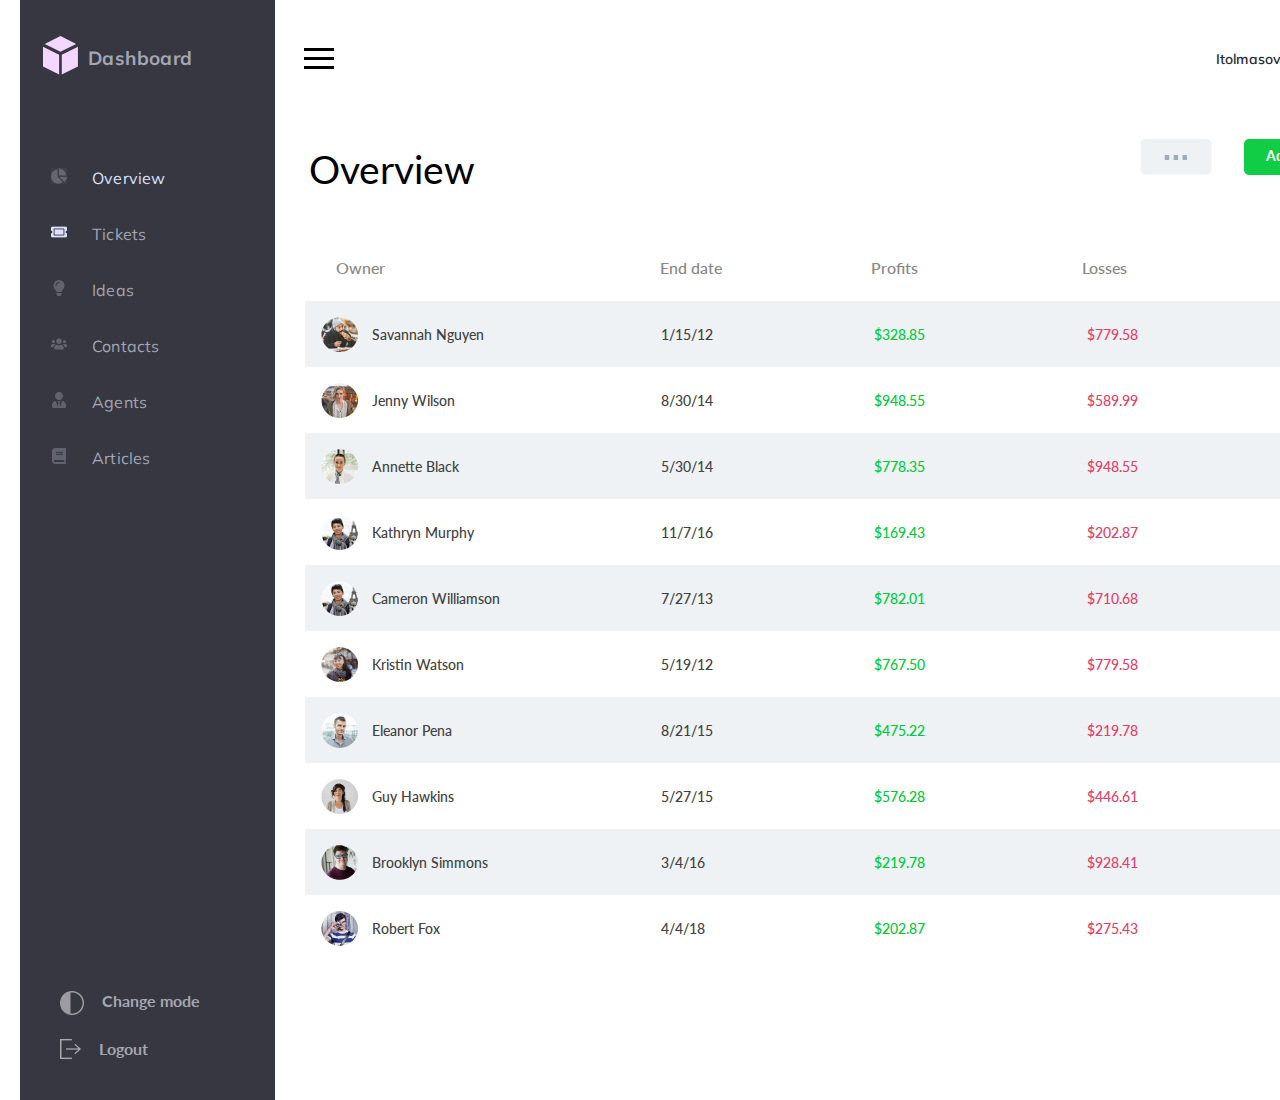
<file: index.html>
<!DOCTYPE html>
<html lang="en">
  <head>
    <meta charset="UTF-8" />
    <meta name="viewport" content="width=device-width, initial-scale=1.0" />
    <title>frontend developer</title>
    <link rel="stylesheet" href="./css/style.css" />
    <link
      rel="stylesheet"
      type="text/css"
      href="//fonts.googleapis.com/css?family=Lato"
    />

    <link rel="preconnect" href="https://fonts.googleapis.com" />
    <link rel="preconnect" href="https://fonts.gstatic.com" crossorigin />
    <link
      href="https://fonts.googleapis.com/css2?family=Mulish&family=Orbitron&family=Roboto&family=Roboto+Slab&display=swap"
      rel="stylesheet"
    />
  </head>
  <body>
    <section>
      <div class="container">
        <div class="hero-content">
          <div class="sidebar">
            <div class="sedibar-content">
              <div class="main-menu">
                <div iv class="dashboard">
                  <a href="#"><img src="./images/Logo.svg" alt="logo" /></a>
                  <div class="header-text">Dashboard</div>
                </div>

                <a href="#" class="small-menu1">
                  <img src="./images/overview.svg" alt="overview" />
                  <div class="small-menu-text1">Overview</div>
                </a>

                <a href="./index2.html" class="small-menu">
                  <img src="./images/tickets.png" alt="tickets" />
                  <div class="small-menu-text2">Tickets</div>
                </a>

                <a href="#" class="small-menu">
                  <img src="./images/lampochka.png" alt="idea" />
                  <div class="small-menu-text3">Ideas</div>
                </a>

                <a href="#" class="small-menu">
                  <img src="./images/contacts.png" alt="contacts" />
                  <div class="small-menu-text4">Contacts</div>
                </a>

                <a href="#" class="small-menu">
                  <img src="./images/agents.png" alt="agents" />
                  <div class="small-menu-text5">Agents</div>
                </a>

                <a href="#" class="small-menu">
                  <img src="./images/articles.png" alt="articles" />
                  <div class="small-menu-text6">Articles</div>
                </a>
                <div class="dilshod">
                  <a href="#" class="small-menu7">
                    <img src="./images/kun-tun.png" alt="kun-tun" />
                    <div class="menu-content-text7">Change mode</div>
                  </a>

                  <a href="#" class="small-menu8">
                    <img src="./images/exit.png" alt="exit" />
                    <div class="menu-content-text8">Logout</div>
                  </a>
                </div>
              </div>
            </div>
          </div>

          <div class="main-menu-about">
            <div class="navbar">
              <div class="menu-btn">
                <div></div>
                <div></div>
                <div></div>
              </div>
              <div class="author">
                <p>Itolmasov Dilshod</p>
                <img src="./images/dld.jpg" alt="Dilshodbek" />
              </div>
            </div>

            <div class="head">
              <div class="over">Overview</div>
              <div class="addition">
                <img src="./images/yana.svg" alt="kuproq" />
                <a href="#">Add</a>
              </div>
            </div>

            <table>
              <thead class="title">
                <tr>
                  <th class="owner">Owner</th>
                </tr>
                <tr>
                  <th class="end-date">End date</th>
                </tr>
                <tr>
                  <th class="profits">Profits</th>
                </tr>
                <tr>
                  <th class="losses1">Losses</th>
                </tr>
                <tr>
                  <th class="number">Phone</th>
                </tr>
              </thead>

              <tbody class="person-1">
                <tr>
                  <td class="name">
                    <img src="./images/Ellipse 1.png" alt="people1" />
                    <p>Savannah Nguyen</p>
                  </td>
                </tr>
                <tr>
                  <td class="date">1/15/12</td>
                </tr>
                <tr>
                  <td class="money">$328.85</td>
                </tr>
                <tr>
                  <td class="losses">$779.58</td>
                </tr>
                <tr>
                  <td class="phone">(603) 555-0123</td>
                </tr>
              </tbody>

              <tbody class="person-1">
                <tr>
                  <td class="name">
                    <img src="./images/Ellipse 2.png" alt="people1" />
                    <p>Jenny Wilson</p>
                  </td>
                </tr>
                <tr>
                  <td class="date">8/30/14</td>
                </tr>
                <tr>
                  <td class="money">$948.55</td>
                </tr>
                <tr>
                  <td class="losses">$589.99</td>
                </tr>
                <tr>
                  <td class="phone">(629) 555-0129</td>
                </tr>
              </tbody>

              <tbody class="person-1">
                <tr>
                  <td class="name">
                    <img src="./images/Ellipse 3.png" alt="people1" />
                    <p>Annette Black</p>
                  </td>
                </tr>
                <tr>
                  <td class="date">5/30/14</td>
                </tr>
                <tr>
                  <td class="money">$778.35</td>
                </tr>
                <tr>
                  <td class="losses">$948.55</td>
                </tr>
                <tr>
                  <td class="phone">(308) 555-0121</td>
                </tr>
              </tbody>

              <tbody class="person-1">
                <tr>
                  <td class="name">
                    <img src="./images/Ellipse 4.png" alt="people1" />
                    <p>Kathryn Murphy</p>
                  </td>
                </tr>
                <tr>
                  <td class="date">11/7/16</td>
                </tr>
                <tr>
                  <td class="money">$169.43</td>
                </tr>
                <tr>
                  <td class="losses">$202.87</td>
                </tr>
                <tr>
                  <td class="phone">(302) 555-0107</td>
                </tr>
              </tbody>

              <tbody class="person-1">
                <tr>
                  <td class="name">
                    <img src="./images/Ellipse 5.png" alt="people1" />
                    <p>Cameron Williamson</p>
                  </td>
                </tr>
                <tr>
                  <td class="date">7/27/13</td>
                </tr>
                <tr>
                  <td class="money">$782.01</td>
                </tr>
                <tr>
                  <td class="losses">$710.68</td>
                </tr>
                <tr>
                  <td class="phone">(303) 555-0105</td>
                </tr>
              </tbody>

              <tbody class="person-1">
                <tr>
                  <td class="name">
                    <img src="./images/Ellipse 6.png" alt="people1" />
                    <p>Kristin Watson</p>
                  </td>
                </tr>
                <tr>
                  <td class="date">5/19/12</td>
                </tr>
                <tr>
                  <td class="money">$767.50</td>
                </tr>
                <tr>
                  <td class="losses">$779.58</td>
                </tr>
                <tr>
                  <td class="phone">(225) 555-0118</td>
                </tr>
              </tbody>

              <tbody class="person-1">
                <tr>
                  <td class="name">
                    <img src="./images/Ellipse 7.png" alt="people1" />
                    <p>Eleanor Pena</p>
                  </td>
                </tr>
                <tr>
                  <td class="date">8/21/15</td>
                </tr>
                <tr>
                  <td class="money">$475.22</td>
                </tr>
                <tr>
                  <td class="losses">$219.78</td>
                </tr>
                <tr>
                  <td class="phone">(205) 555-0100</td>
                </tr>
              </tbody>

              <tbody class="person-1">
                <tr>
                  <td class="name">
                    <img src="./images/Ellipse 8.png" alt="people1" />
                    <p>Guy Hawkins</p>
                  </td>
                </tr>
                <tr>
                  <td class="date">5/27/15</td>
                </tr>
                <tr>
                  <td class="money">$576.28</td>
                </tr>
                <tr>
                  <td class="losses">$446.61</td>
                </tr>
                <tr>
                  <td class="phone">(207) 555-0119</td>
                </tr>
              </tbody>

              <tbody class="person-1">
                <tr>
                  <td class="name">
                    <img src="./images/Ellipse 9.png" alt="people1" />
                    <p>Brooklyn Simmons</p>
                  </td>
                </tr>
                <tr>
                  <td class="date">3/4/16</td>
                </tr>
                <tr>
                  <td class="money">$219.78</td>
                </tr>
                <tr>
                  <td class="losses">$928.41</td>
                </tr>
                <tr>
                  <td class="phone">(201) 555-0124</td>
                </tr>
              </tbody>

              <tbody class="person-1">
                <tr>
                  <td class="name">
                    <img src="./images/Ellipse 10.png" alt="people1" />
                    <p>Robert Fox</p>
                  </td>
                </tr>
                <tr>
                  <td class="date">4/4/18</td>
                </tr>
                <tr>
                  <td class="money">$202.87</td>
                </tr>
                <tr>
                  <td class="losses">$275.43</td>
                </tr>
                <tr>
                  <td class="phone">(684) 555-0102</td>
                </tr>
              </tbody>
            </table>
          </div>
        </div>
      </div>
    </section>
  </body>
</html>
</file>
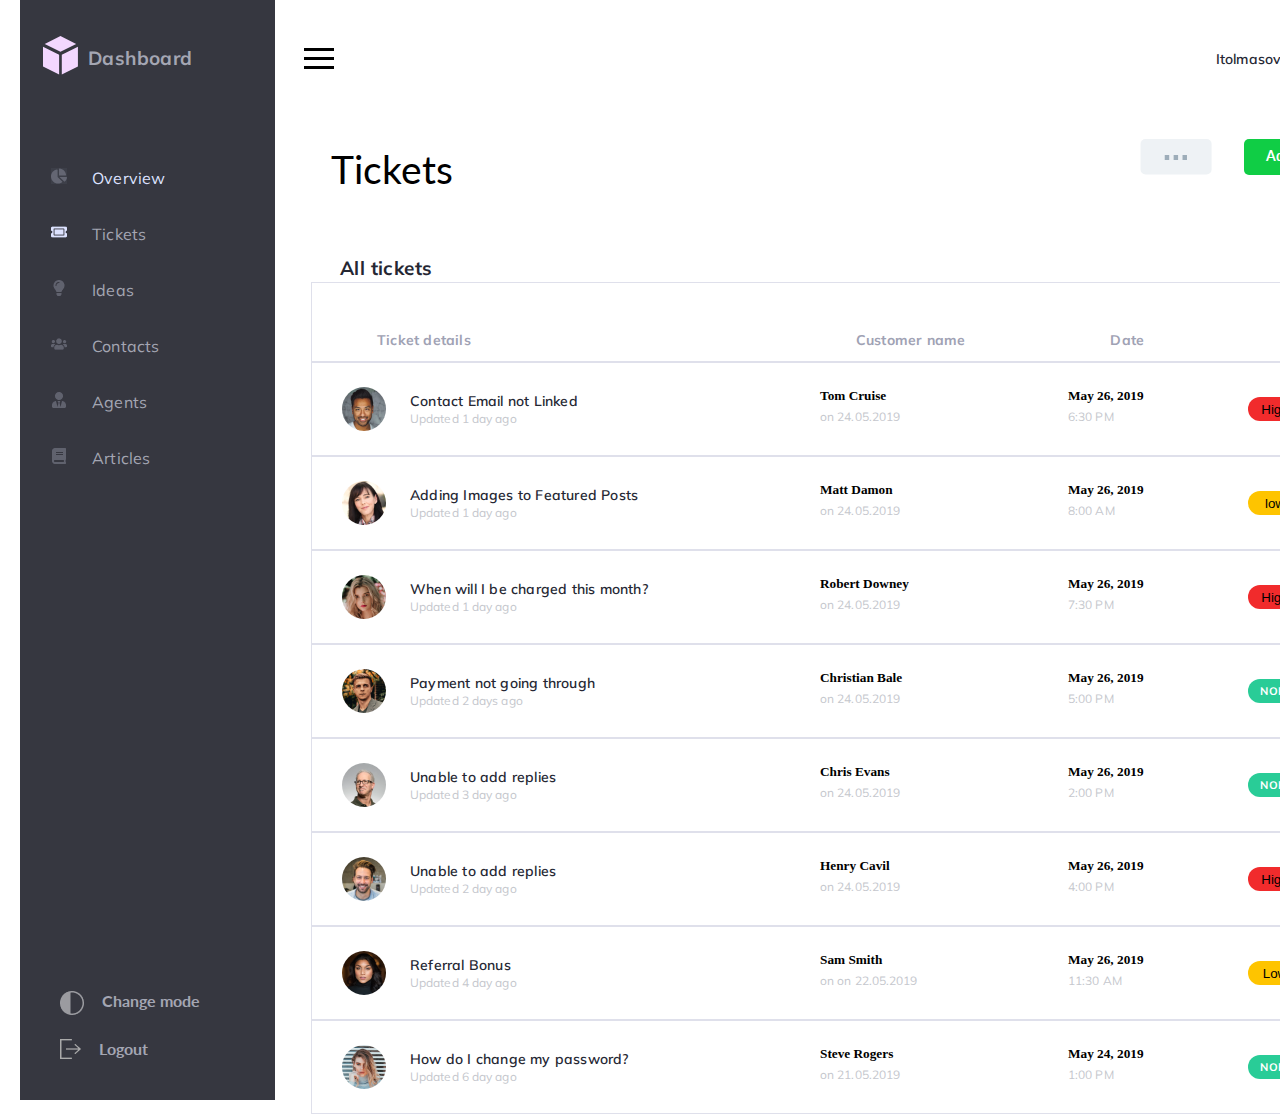
<file: index2.html>
<!DOCTYPE html>
<html lang="en">
  <head>
    <meta charset="UTF-8" />
    <meta name="viewport" content="width=device-width, initial-scale=1.0" />
    <title>frontend developer</title>
    <link rel="stylesheet" href="./css/style.css" />
    <link
      rel="stylesheet"
      type="text/css"
      href="//fonts.googleapis.com/css?family=Lato"
    />

    <link rel="preconnect" href="https://fonts.googleapis.com" />
    <link rel="preconnect" href="https://fonts.gstatic.com" crossorigin />
    <link
      href="https://fonts.googleapis.com/css2?family=Mulish&family=Orbitron&family=Roboto&family=Roboto+Slab&display=swap"
      rel="stylesheet"
    />
  </head>
  <body>
    <section>
      <div class="container">
        <div class="hero-content">
          <div class="sidebar">
            <div class="sedibar-content">
              <div class="main-menu">
                <div iv class="dashboard">
                  <a href="#"><img src="./images/Logo.svg" alt="logo" /></a>
                  <div class="header-text">Dashboard</div>
                </div>

                <a href="./index.html" class="small-menu1">
                  <img src="./images/overview.svg" alt="overview" />
                  <div class="small-menu-text1">Overview</div>
                </a>

                <a href="./index2.html" class="small-menu">
                  <img src="./images/tickets.png" alt="tickets" />
                  <div class="small-menu-text2">Tickets</div>
                </a>

                <a href="#" class="small-menu">
                  <img src="./images/lampochka.png" alt="idea" />
                  <div class="small-menu-text3">Ideas</div>
                </a>

                <a href="#" class="small-menu">
                  <img src="./images/contacts.png" alt="contacts" />
                  <div class="small-menu-text4">Contacts</div>
                </a>

                <a href="#" class="small-menu">
                  <img src="./images/agents.png" alt="agents" />
                  <div class="small-menu-text5">Agents</div>
                </a>

                <a href="#" class="small-menu">
                  <img src="./images/articles.png" alt="articles" />
                  <div class="small-menu-text6">Articles</div>
                </a>
                <div class="dilshod">
                  <a href="#" class="small-menu7">
                    <img src="./images/kun-tun.png" alt="kun-tun" />
                    <div class="menu-content-text7">Change mode</div>
                  </a>

                  <a href="./index.html" class="small-menu8">
                    <img src="./images/exit.png" alt="exit" />
                    <div class="menu-content-text8">Logout</div>
                  </a>
                </div>
              </div>
            </div>
          </div>

          <div class="main-menu-about">
            <div class="navbar">
              <div class="menu-btn">
                <div></div>
                <div></div>
                <div></div>
              </div>
              <div class="author">
                <p>Itolmasov Dilshod</p>
                <img src="./images/dld.jpg" alt="Dilshodbek" />
              </div>
            </div>

            <div class="head">
              <div class="over">Tickets</div>
              <div class="addition">
                <img src="./images/yana.svg" alt="kuproq" />
                <a href="#">Add</a>
              </div>
            </div>

            <table>
              <p class="all">All tickets</p>
              <thead class="head2">
                <tr class="title2">
                  <th class="details">Ticket details</th>
                  <th class="customer">Customer name</th>
                  <th class="date2">Date</th>
                  <th class="priority">Priority</th>
                </tr>
              </thead>

              <tbody class="about-table2">
                <tr class="table-2">
                  <td class="ticket-about">
                    <img src="./images/people1.png" alt="people1" />
                    <div class="text">
                      <h5>Contact Email not Linked</h5>
                      <p>Updated 1 day ago</p>
                    </div>
                  </td>

                  <td class="tom-cruesi">
                    <h5>Tom Cruise</h5>
                    <p class="cruesi">on 24.05.2019</p>
                  </td>

                  <td class="customer-gclock">
                    <h5>May 26, 2019</h5>
                    <p class="gclock">6:30 PM</p>
                  </td>
                  <td><button class="btn1">High</button></td>
                  <td>
                    <img src="./images/3ta-nuqta.png" alt="more" class="more" />
                  </td>
                </tr>
              </tbody>

              <tbody class="about-table2">
                <tr class="table-2">
                  <td class="ticket-about">
                    <img src="./images/woman2.png" alt="people1" />
                    <div class="text">
                      <h5>Adding Images to Featured Posts</h5>
                      <p>Updated 1 day ago</p>
                    </div>
                  </td>

                  <td class="tom-cruesi">
                    <h5>Matt Damon</h5>
                    <p class="cruesi">on 24.05.2019</p>
                  </td>

                  <td class="customer-gclock">
                    <h5>May 26, 2019</h5>
                    <p class="gclock">8:00 AM</p>
                  </td>
                  <td><button class="btn2">low</button></td>
                  <td>
                    <img src="./images/3ta-nuqta.png" alt="more" class="more" />
                  </td>
                </tr>
              </tbody>

              <tbody class="about-table2">
                <tr class="table-2">
                  <td class="ticket-about">
                    <img src="./images/woman3.png" alt="people1" />
                    <div class="text">
                      <h5>When will I be charged this month?</h5>
                      <p>Updated 1 day ago</p>
                    </div>
                  </td>

                  <td class="tom-cruesi">
                    <h5>Robert Downey</h5>
                    <p class="cruesi">on 24.05.2019</p>
                  </td>

                  <td class="customer-gclock">
                    <h5>May 26, 2019</h5>
                    <p class="gclock">7:30 PM</p>
                  </td>
                  <td><button class="btn1">High</button></td>
                  <td>
                    <img src="./images/3ta-nuqta.png" alt="more" class="more" />
                  </td>
                </tr>
              </tbody>

              <tbody class="about-table2">
                <tr class="table-2">
                  <td class="ticket-about">
                    <img src="./images/man4.png" alt="people1" />
                    <div class="text">
                      <h5>Payment not going through</h5>
                      <p>Updated 2 days ago</p>
                    </div>
                  </td>

                  <td class="tom-cruesi">
                    <h5>Christian Bale</h5>
                    <p class="cruesi">on 24.05.2019</p>
                  </td>

                  <td class="customer-gclock">
                    <h5>May 26, 2019</h5>
                    <p class="gclock">5:00 PM</p>
                  </td>
                  <td><button class="btn3">Normal</button></td>
                  <td>
                    <img src="./images/3ta-nuqta.png" alt="more" class="more" />
                  </td>
                </tr>
              </tbody>

              <tbody class="about-table2">
                <tr class="table-2">
                  <td class="ticket-about">
                    <img src="./images/people6.png" alt="people1" />
                    <div class="text">
                      <h5>Unable to add replies</h5>
                      <p>Updated 3 day ago</p>
                    </div>
                  </td>

                  <td class="tom-cruesi">
                    <h5>Chris Evans</h5>
                    <p class="cruesi">on 24.05.2019</p>
                  </td>

                  <td class="customer-gclock">
                    <h5>May 26, 2019</h5>
                    <p class="gclock">2:00 PM</p>
                  </td>
                  <td><button class="btn3">Normal</button></td>
                  <td>
                    <img src="./images/3ta-nuqta.png" alt="more" class="more" />
                  </td>
                </tr>
              </tbody>

              <tbody class="about-table2">
                <tr class="table-2">
                  <td class="ticket-about">
                    <img src="./images/people-5.png" alt="people1" />
                    <div class="text">
                      <h5>Unable to add replies</h5>
                      <p>Updated 2 day ago</p>
                    </div>
                  </td>

                  <td class="tom-cruesi">
                    <h5>Henry Cavil</h5>
                    <p class="cruesi">on 24.05.2019</p>
                  </td>

                  <td class="customer-gclock">
                    <h5>May 26, 2019</h5>
                    <p class="gclock">4:00 PM</p>
                  </td>
                  <td><button class="btn1">High</button></td>
                  <td>
                    <img src="./images/3ta-nuqta.png" alt="more" class="more" />
                  </td>
                </tr>
              </tbody>

              <tbody class="about-table2">
                <tr class="table-2">
                  <td class="ticket-about">
                    <img src="./images/people7.png" alt="people1" />
                    <div class="text">
                      <h5>Referral Bonus</h5>
                      <p>Updated 4 day ago</p>
                    </div>
                  </td>

                  <td class="tom-cruesi">
                    <h5>Sam Smith</h5>
                    <p class="cruesi">on on 22.05.2019</p>
                  </td>

                  <td class="customer-gclock">
                    <h5>May 26, 2019</h5>
                    <p class="gclock">11:30 AM</p>
                  </td>
                  <td><button class="btn2">Low</button></td>
                  <td>
                    <img src="./images/3ta-nuqta.png" alt="more" class="more" />
                  </td>
                </tr>
              </tbody>

              <tbody class="about-table2">
                <tr class="table-2">
                  <td class="ticket-about">
                    <img src="./images/people-8.png" alt="people1" />
                    <div class="text">
                      <h5>How do I change my password?</h5>
                      <p>Updated 6 day ago</p>
                    </div>
                  </td>

                  <td class="tom-cruesi">
                    <h5>Steve Rogers</h5>
                    <p class="cruesi">on 21.05.2019</p>
                  </td>

                  <td class="customer-gclock">
                    <h5>May 24, 2019</h5>
                    <p class="gclock">1:00 PM</p>
                  </td>
                  <td><button class="btn3">Normal</button></td>
                  <td>
                    <img src="./images/3ta-nuqta.png" alt="more" class="more" />
                  </td>
                </tr>
              </tbody>
            </table>
          </div>
        </div>
      </div>
    </section>
  </body>
</html>
</file>
<file: css/style.css>
* {
  padding: 0;
  margin: 0;
  box-sizing: border-box;
}

.container {
  padding: 0 20px;
  margin: 0 auto;
  max-width: 1440px;
}

.dark {
  background-color: black;
}

.dark * {
  color: white !important;
}

a {
  text-decoration-line: none;
}

.hero-content {
  display: flex;
}

.main-menu {
  width: 255px;
  height: 1100px;
  background-color: #363740;
}

.dashboard {
  display: flex;
  align-items: center;
  gap: 10px;
  padding: 36px 74px 0 23px;
  margin-bottom: 71px;
}

.menu-btn div {
  width: 30px;
  height: 3px;
  background-color: black;
  margin: 6px 0;
}

.menu-btn {
  align-items: center;
  margin-left: 29px;
  cursor: pointer;
}

.header-text {
  width: 105px;
  color: var(--sidebar-gray, #a4a6b3);
  font-family: Mulish;
  font-size: 19px;
  font-style: normal;
  font-weight: 700;
  line-height: normal;
  letter-spacing: 0.4px;
}

.navbar {
  display: flex;
  width: 1120px;
  height: 44px;
  justify-content: space-between;
  align-items: center;
  background: #fff;
  margin-top: 36px;
}

.small-menu {
  display: inline-flex;
  padding: 18px 24px 18px 31px;
  justify-content: flex-end;
  align-items: flex-start;
  gap: 25px;
  background: var(--sidebar-bg, #363740);
}

.small-menu1 {
  display: inline-flex;
  padding: 18px 24px 18px 31px;
  justify-content: flex-end;
  align-items: flex-start;
  gap: 25px;
  color: var(--main-light-blue, #dde2ff);
  font-family: Mulish;
  font-size: 16px;
  font-style: normal;
  font-weight: 400;
  line-height: normal;
  letter-spacing: 0.2px;
}

.small-menu:hover * {
  color: #fff;
  fill: #fff;
}

.small-menu:hover {
  background-color: var(--grayscale-gray, #9fa2b4);
  transition: 0.4s;
}
.small-menu img:hover {
  position: relative;
  z-index: 5;
  color: white;
}

.small-menu-text1 {
  width: 159px;
  color: var(--main-light-blue, #dde2ff);
  font-family: Mulish;
  font-size: 16px;
  font-style: normal;
  font-weight: 400;
  line-height: normal;
  letter-spacing: 0.2px;
}

.small-menu-text2 {
  width: 159px;
  color: var(--sidebar-gray, #a4a6b3);
  font-family: Mulish;
  font-size: 16px;
  font-style: normal;
  font-weight: 400;
  line-height: normal;
  letter-spacing: 0.2px;
}

.small-menu-text2:hover {
  color: var(--main-light-blue, #dde2ff);
}

.small-menu-text3 {
  width: 159px;
  color: var(--sidebar-gray, #a4a6b3);
  font-family: Mulish;
  font-size: 16px;
  font-style: normal;
  font-weight: 400;
  line-height: normal;
  letter-spacing: 0.2px;
}

.small-menu-text3:hover {
  color: var(--main-light-blue, #dde2ff);
}

.small-menu-text4 {
  width: 159px;
  color: var(--sidebar-gray, #a4a6b3);
  font-family: Mulish;
  font-size: 16px;
  font-style: normal;
  font-weight: 400;
  line-height: normal;
  letter-spacing: 0.2px;
}

.small-menu-text4:hover {
  color: var(--main-light-blue, #dde2ff);
}

.small-menu-text5 {
  width: 159px;
  color: var(--sidebar-gray, #a4a6b3);
  font-family: Mulish;
  font-size: 16px;
  font-style: normal;
  font-weight: 400;
  line-height: normal;
  letter-spacing: 0.2px;
}

.small-menu-text5:hover {
  color: var(--main-light-blue, #dde2ff);
}

.small-menu-text6 {
  width: 159px;
  color: var(--sidebar-gray, #a4a6b3);
  font-family: Mulish;
  font-size: 16px;
  font-style: normal;
  font-weight: 400;
  line-height: normal;
  letter-spacing: 0.2px;
}

.small-menu-text6:hover {
  color: var(--main-light-blue, #dde2ff);
}

.dilshod {
  display: block;
  margin-top: 505px;
}

.small-menu7 {
  display: flex;
  margin-left: 40px;
  margin-right: 75px;
}

.menu-content-text7 {
  width: 98px;
  height: 19px;
  flex-shrink: 0;
  color: #a4a6b3;
  font-family: Lato;
  font-size: 16px;
  font-style: normal;
  font-weight: 700;
  line-height: normal;
  margin-left: 18px;
}

.small-menu8 {
  display: flex;
  margin-left: 40px;
  margin-right: 75px;
  margin-top: 24px;
  margin-bottom: 32px;
}

.menu-content-text8 {
  display: block;
  color: #a4a6b3;
  font-family: Lato;
  font-size: 16px;
  font-style: normal;
  font-weight: 700;
  line-height: normal;
  margin-left: 18px;
}
.author {
  display: flex;
  gap: 15px;
  align-items: center;
}

.author p {
  width: 130px;
  height: 18px;
  color: var(--grayscale-black, #252733);
  text-align: right;
  font-family: Mulish;
  font-size: 14px;
  font-style: normal;
  font-weight: 600;
  line-height: 20px;
  letter-spacing: 0.2px;
}

.author img {
  width: 44px;
  height: 44px;
  stroke-width: 1.5px;
  border: 2px solid #dfe0eb;
  border-radius: 50%;
}

.common {
  display: flex;
  align-items: center;
  justify-content: center;
  margin-bottom: 64px;
}

.head {
  display: flex;
  margin-bottom: 64px;
}

.over {
  width: 180px;
  height: 47px;
  display: flex;
  color: #000;
  font-family: Lato;
  font-size: 39px;
  font-style: normal;
  font-weight: 400;
  line-height: normal;
  align-items: center;
  justify-content: center;
  margin-top: 65px;
  margin-left: 27px;
}

.addition {
  position: absolute;
  right: calc(50% - 675px);
  display: flex;
  align-items: center;
  justify-content: center;
  gap: 32px;
  margin-top: 59px;
}

.addition a {
  width: 71.094px;
  height: 35.501px;
  color: #fff;
  text-align: center;
  font-family: Lato;
  font-size: 14px;
  font-style: normal;
  font-weight: 700;
  line-height: normal;
  border-radius: 5px;
  background: #10cd45;
  padding: 8px 18px 10px;
}

thead {
  width: 1120px;
  display: flex;
}

.title {
  margin-bottom: 20px;
}

.owner {
  display: block;
  width: 72.353px;
  height: 19.067px;
  flex-shrink: 0;
  color: #878787;
  font-family: Lato;
  font-size: 16px;
  font-style: normal;
  font-weight: 500;
  line-height: normal;
  margin-left: 47px;
  margin-right: 258px;
}

.end-date {
  display: block;
  width: 72.353px;
  height: 19.067px;
  color: #878787;
  font-family: Lato;
  font-size: 16px;
  font-style: normal;
  font-weight: 500;
  line-height: normal;
  margin-right: 132px;
}
.profits {
  display: block;
  width: 72.353px;
  height: 19.067px;
  color: #878787;
  font-family: Lato;
  font-size: 16px;
  font-style: normal;
  font-weight: 500;
  line-height: normal;
  margin-right: 137px;
}

.losses1 {
  display: block;
  width: 72.353px;
  height: 19.067px;
  color: #878787;
  font-family: Lato;
  font-size: 16px;
  font-style: normal;
  font-weight: 500;
  line-height: normal;
  margin-right: 142px;
}
.number {
  width: 72.353px;
  height: 19.067px;
  color: #878787;
  font-family: Lato;
  font-size: 16px;
  font-style: normal;
  font-weight: 500;
  line-height: normal;
}

.person-1 {
  display: flex;
  max-width: 1120px;
  height: 66px;
  width: 100%;
  justify-content: space-between;
  background: #68b17d;
  margin-left: 28px;
  align-items: center;
}

.name {
  display: flex;
  justify-content: center;
  align-items: center;
}

.name img {
  padding-left: 15.5px;
  padding-right: 14.5px;
}

.person-1 p {
  width: 134px;
  color: #414141;
  font-family: Lato;
  font-size: 14px;
  font-style: normal;
  font-weight: 500;
  line-height: normal;
}

.date {
  width: 57px;
  color: #414141;
  font-family: Lato;
  font-size: 14px;
  font-style: normal;
  font-weight: 500;
  line-height: normal;
}

.money {
  width: 56px;
  color: #00ca39;
  font-family: Lato;
  font-size: 14px;
  font-style: normal;
  font-weight: 500;
  line-height: normal;
}

.losses {
  width: 56px;
  color: #e44067;
  font-family: Lato;
  font-size: 14px;
  font-style: normal;
  font-weight: 500;
  line-height: normal;
}

.phone {
  width: 124px;
  color: #414141;
  font-family: Lato;
  font-size: 14px;
  font-style: normal;
  font-weight: 500;
  line-height: normal;
  padding-right: 10px;
}

.person-1:nth-child(even) {
  background: #eef2f5;
}
.person-1:nth-child(odd) {
  background: #fff;
}

/*//////  Table-2 ////// */

.about-table2 {
  display: flex;
  align-items: center;
  gap: 24px;
  margin-left: 34px;
  border: 1px solid #dfe0eb;
}

.about-table2:hover {
  background: var(--main-blue, #3751ff);
}

.head2 {
  display: flex;
  border: 1px solid #dfe0eb;
  margin-left: 34px;
}

.title2 {
  display: flex;
  /* justify-content: space-between; */
}

.table-2 {
  display: flex;
  justify-content: space-between;
}

.ticket-about {
  display: flex;
  align-items: center;
}

.ticket-about img {
  width: 44px;
  border-radius: 50%;
  margin: 24px;
  margin-left: 30px;
}

.all {
  width: 398px;
  color: var(--grayscale-black, #252733);
  font-family: Mulish;
  font-size: 19px;
  font-style: normal;
  font-weight: 700;
  line-height: normal;
  letter-spacing: 0.4px;
  margin-left: 65px;
}

.title2 th {
  color: var(--grayscale-gray, #9fa2b4);
  font-family: Mulish;
  font-size: 14px;
  font-style: normal;
  font-weight: 700;
  line-height: normal;
  letter-spacing: 0.2px;
}

.details {
  color: var(--grayscale-gray, #9fa2b4);
  font-family: Mulish;
  font-size: 14px;
  font-style: normal;
  font-weight: 700;
  line-height: normal;
  letter-spacing: 0.2px;
  margin-left: 65px;
  margin-right: 385px;
  margin-top: 48px;
  margin-bottom: 12px;
}
.customer {
  color: var(--grayscale-gray, #9fa2b4);
  font-family: Mulish;
  font-size: 14px;
  font-style: normal;
  font-weight: 700;
  line-height: normal;
  letter-spacing: 0.2px;
  margin-right: 145px;
  margin-top: 48px;
  margin-bottom: 12px;
}
.date2 {
  color: var(--grayscale-gray, #9fa2b4);
  font-family: Mulish;
  font-size: 14px;
  font-style: normal;
  font-weight: 700;
  line-height: normal;
  letter-spacing: 0.2px;
  margin-right: 145px;
  margin-top: 48px;
  margin-bottom: 12px;
}

.priority {
  color: var(--grayscale-gray, #9fa2b4);
  font-family: Mulish;
  font-size: 14px;
  font-style: normal;
  font-weight: 700;
  line-height: normal;
  letter-spacing: 0.2px;
  margin-top: 48px;
  margin-bottom: 12px;
}

.text h5 {
  color: var(--grayscale-black, #252733);
  font-family: Mulish;
  font-size: 14px;
  font-style: normal;
  font-weight: 600;
  line-height: 20px;
  letter-spacing: 0.2px;
}

.text p {
  width: 370px;
  height: 16px;
  color: var(--grayscale-gray-light, #c5c7cd);
  font-family: Mulish;
  font-size: 12px;
  font-style: normal;
  font-weight: 400;
  line-height: 16px;
  letter-spacing: 0.1px;
}

.tom-cruesi {
  width: 208px;
  margin-top: 25px;
  margin-left: 40px;
}

.cruesi {
  color: var(--grayscale-gray-light, #c5c7cd);
  font-family: Mulish;
  font-size: 12px;
  font-style: normal;
  font-weight: 400;
  line-height: 16px;
  letter-spacing: 0.1px;
  margin-top: 5px;
}
.customer-gclock {
  width: 140px;
  margin-top: 25px;
  margin-left: 40px;
}
.gclock {
  color: var(--grayscale-gray-light, #c5c7cd);
  font-family: Mulish;
  font-size: 12px;
  font-style: normal;
  font-weight: 400;
  line-height: 16px;
  letter-spacing: 0.1px;
  margin-top: 5px;
}

.btn1 {
  width: 54px;
  height: 24px;
  flex-shrink: 0;
  border-radius: 100px;
  background: var(--red-default, #f12b2c);
  padding: 5px 12px;
  border: none;
  margin-top: 34px;
  margin-right: 84px;
  margin-left: 40px;
}

.btn2 {
  width: 54px;
  height: 24px;
  flex-shrink: 0;
  border-radius: 100px;
  background: var(--red-default, #fec400);
  padding: 5px 12px;
  border: none;
  margin-top: 34px;
  margin-right: 84px;
  margin-left: 40px;
}

.btn3 {
  display: flex;
  color: var(--grayscale-white, #fff);
  text-align: center;
  font-family: Mulish;
  font-size: 11px;
  font-style: normal;
  font-weight: 700;
  line-height: normal;
  letter-spacing: 0.5px;
  text-transform: uppercase;
  border-radius: 100px;
  background: var(--green-default, #29cc97);
  border: none;
  padding: 5px 12px;
  margin-top: 34px;
  margin-right: 60px;
  margin-left: 40px;
}

.more {
  margin-top: 34px;
  margin-right: 24px;
}
</file>
